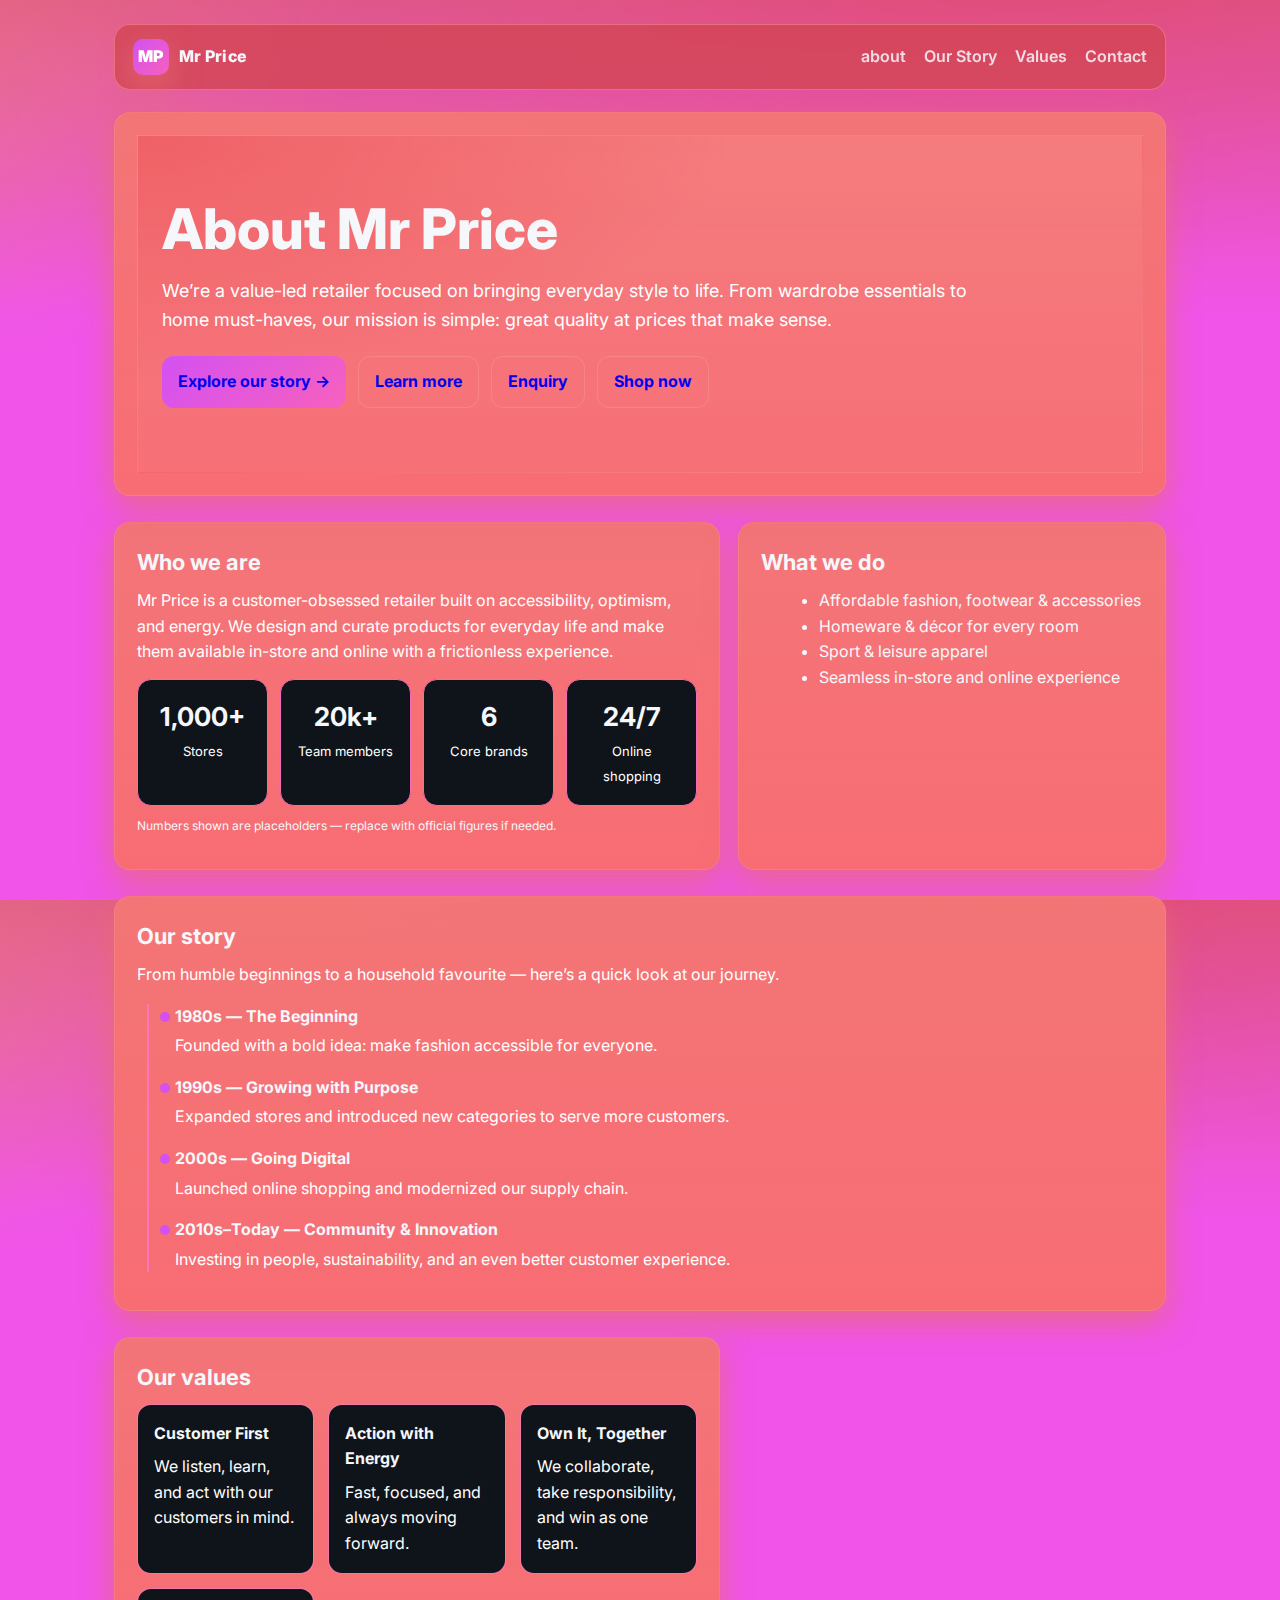
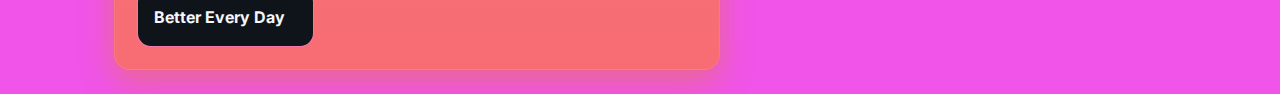
<file: HTML/index.html>
<!DOCTYPE html>
<html lang="en">
<head>
  <meta charset="utf-8" />
  <meta name="viewport" content="width=device-width, initial-scale=1" />
  <title>About | Mr Price</title>
  <meta name="description" content="About Mr Price — who we are, what we do, and how we serve our customers." />
  <link rel="preconnect" href="https://fonts.googleapis.com">
  <link rel="preconnect" href="https://fonts.gstatic.com" crossorigin>
  <link href="https://fonts.googleapis.com/css2?family=Inter:wght@400;600;700;800&display=swap" rel="stylesheet">
  <style>
    :root{
      --bg:#e62c14;
      --panel:#a53d2a;
      --muted:#ffffff;
      --text:#f5f7fb;
      --brand:#d351f3; /* Mr Price red vibe */
      --brand-700:#f760bd;
      --accent:#ffd54a;
      --ring: 0 0 0 8px rgb(226 28 42 / 10%);
      --radius: 16px;
      --shadow: 0 10px 30px rgba(231, 111, 111, 0.788);
    }
    *{box-sizing:border-box}
    html,body{height:100%}
    body{
      margin:0;
      font-family:Inter,system-ui,-apple-system,Segoe UI,Roboto,Arial,Helvetica,sans-serif;
      color:var(--text);
      background: radial-gradient(1200px 600px at 80% -10%, rgba(226,28,42,.20), transparent 60%),
                  radial-gradient(900px 500px at -10% 10%, rgba(255,213,74,.18), transparent 55%),
                  linear-gradient(180deg, #e0578c, #f054e8 35%);
      line-height:1.6;
    }

    /* Layout */
    .wrapper{max-width:1100px;margin:0 auto;padding:24px}
    header.nav{
      display:flex;align-items:center;justify-content:space-between;gap:16px;
      padding:14px 18px; background:rgba(211, 70, 88, 0.87); border:1px solid rgba(241, 146, 146, 0.582);
      backdrop-filter: blur(6px);
      position: sticky; top: 0; z-index: 30; border-radius: var(--radius);
    }
    .brand{display:flex;align-items:center;font-weight:800;letter-spacing:.3px}
    .logo{
      width:36px;height:36px;border-radius:10px;display:grid;place-items:center;
      background: linear-gradient(135deg,var(--brand),var(--brand-700));
      margin-right:10px; box-shadow: var(--shadow);
      color:white;font-weight:900
    }
    nav ul{list-style:none;display:flex;gap:18px;margin:0;padding:0}
    nav a{color:var(--text);text-decoration:none;font-weight:600;opacity:.85}
    nav a:hover{opacity:1}

    .hero{margin:22px 0 10px; border-radius:24px; overflow:hidden; position:relative;}
    .hero-inner{padding:64px 24px; background:
      radial-gradient(1000px 400px at 0% 0%, rgba(226,28,42,.28), transparent 60%),
      linear-gradient(180deg, rgba(255,255,255,.05), rgba(255,255,255,.02));
      border:1px solid rgba(255,255,255,.08);
    }
    .hero h1{font-size:clamp(32px,5vw,56px);line-height:1.05;margin:0 0 12px;font-weight:800}
    .hero p{max-width:820px;color:var(--muted);font-size:clamp(16px,2.3vw,18px)}
    .cta-row{display:flex;gap:12px;margin-top:22px;flex-wrap:wrap}
    .btn{
      display:inline-flex;align-items:center;gap:10px;padding:12px 16px;border-radius:12px;
      border:1px solid rgba(255,255,255,.12); text-decoration:none; font-weight:700;
    }
    .btn.primary{background:linear-gradient(135deg,var(--brand),var(--brand-700));border:none}
    .btn:hover{box-shadow:var(--ring)}

    /* Panels */
    .grid{display:grid;grid-template-columns:repeat(12,1fr);gap:18px;margin-top:26px}
    .panel{background:linear-gradient(180deg, rgba(243, 118, 118, 0.979), rgba(247, 110, 110, 0.959));
      border:1px solid rgba(255,255,255,.08); border-radius:var(--radius); padding:22px; box-shadow: var(--shadow)}

    .split{grid-column:span 12}
    .left{grid-column:span 7}
    .right{grid-column:span 5}
    @media (max-width:900px){.left,.right{grid-column:span 12}}

    h2.section{font-size:22px;margin:0 0 8px}
    p.muted{color:var(--muted);margin:0 0 14px}

    /* Stats */
    .stats{display:grid;grid-template-columns:repeat(4,1fr);gap:12px}
    .stat{padding:16px;border-radius:14px;background:#0f141a;border:1px solid rgb(245, 106, 183);text-align:center}
    .stat strong{display:block;font-size:26px}
    .stat span{color:var(--muted);font-size:13px}
    @media (max-width:800px){.stats{grid-template-columns:repeat(2,1fr)}}

    /* Timeline */
    .timeline{position:relative;margin-top:6px;padding-left:24px}
    .timeline:before{content:"";position:absolute;left:10px;top:0;bottom:0;width:2px;background:rgba(255, 117, 186, 0.979)}
    .tl-item{position:relative;margin:16px 0;padding-left:14px}
    .tl-item:before{content:"";position:absolute;left:-1px;top:8px;width:10px;height:10px;border-radius:50%;background:var(--brand)}
    .tl-item h4{margin:0 0 4px}
    .tl-item p{margin:0;color:var(--muted)}

    /* Values */
    .values{display:grid;grid-template-columns:repeat(3,1fr);gap:14px}
    .value{padding:16px;border-radius:14px;background:#0f141a;border:1px solid rgba(248, 124, 172, 0.973)}
    .value b{font-size:16px}
    .value p{margin:8px 0 0;color:var(--muted)}
    @media (max-width:900px){.values{grid-template-columns:1fr}}

    /* Brands */
    .brands{display:flex;gap:14px;flex-wrap:wrap;align-items:center}
    .brand-pill{padding:10px 14px;border-radius:999px;background:#0f141a;border:1px solid rgba(243, 122, 179, 0.959);font-weight:700}

    /* FAQ */
    details{background:#0f141a;border:1px solid rgba(250, 116, 160, 0.993);border-radius:12px;padding:12px}
    summary{cursor:pointer;font-weight:700}
    details p{color:var(--muted)}

    /* Footer */
    footer{margin:30px 0 10px;text-align:center;color:var(--muted)}
    .tiny{font-size:12px}
  </style>
</head>
<body>
  <div class="wrapper">
    <header class="nav">
      <div class="brand"><div class="logo">MP</div> Mr Price</div>
      <nav aria-label="Main">
        <ul>
          <li><a href="#about">about
          <li><a href="#story">Our Story</a></li>
          <li><a href="#values">Values</a></li>
          <li><a href="contact.html">Contact</a></li>
        </ul>
      </nav>
    </header>

    <section class="hero panel" id="about" aria-labelledby="hero-title">
      <div class="hero-inner">
        <h1 id="hero-title">About Mr Price</h1>
        <p>
          We’re a value-led retailer focused on bringing everyday style to life. From wardrobe essentials to home must-haves, our mission is simple: great quality at prices that make sense.
        </p>
        <div class="cta-row">
          <a class="btn primary" href="#story">Explore our story →</a>
          <a class="btn" href="about.html">Learn more</a>
          <a class="btn" href="enquiry.html">Enquiry</a>
          <a class="btn" href="product.html">Shop now</a>
        </div>
      </div>
    </section>

    <section class="grid">
      <div class="left panel">
        <h2 class="section">Who we are</h2>
        <p class="muted">
          Mr Price is a customer-obsessed retailer built on accessibility, optimism, and energy. We design and curate products for everyday life and make them available in-store and online with a frictionless experience.
        </p>
        <div class="stats" aria-label="Key figures (example placeholders)">
          <div class="stat"><strong>1,000+</strong><span>Stores</span></div>
          <div class="stat"><strong>20k+</strong><span>Team members</span></div>
          <div class="stat"><strong>6</strong><span>Core brands</span></div>
          <div class="stat"><strong>24/7</strong><span>Online shopping</span></div>
        </div>
        <p class="tiny" style="margin-top:10px">Numbers shown are placeholders — replace with official figures if needed.</p>
      </div>
      <aside class="right panel">
        <h2 class="section">What we do</h2>
        <ul style="margin:0 0 0 18px">
          <li>Affordable fashion, footwear & accessories</li>
          <li>Homeware & décor for every room</li>
          <li>Sport & leisure apparel</li>
          <li>Seamless in-store and online experience</li>
        </ul>
      </aside>
    </section>

    <section class="grid" id="story">
      <div class="split panel">
        <h2 class="section">Our story</h2>
        <p class="muted">From humble beginnings to a household favourite — here’s a quick look at our journey.</p>
        <div class="timeline" aria-label="Timeline (years are placeholders)">
          <div class="tl-item">
            <h4>1980s — The Beginning</h4>
            <p>Founded with a bold idea: make fashion accessible for everyone.</p>
          </div>
          <div class="tl-item">
            <h4>1990s — Growing with Purpose</h4>
            <p>Expanded stores and introduced new categories to serve more customers.</p>
          </div>
          <div class="tl-item">
            <h4>2000s — Going Digital</h4>
            <p>Launched online shopping and modernized our supply chain.</p>
          </div>
          <div class="tl-item">
            <h4>2010s–Today — Community & Innovation</h4>
            <p>Investing in people, sustainability, and an even better customer experience.</p>
          </div>
        </div>
      </div>
    </section>

    <section class="grid" id="values">
      <div class="left panel">
        <h2 class="section">Our values</h2>
        <div class="values">
          <div class="value"><b> Customer First</b><p>We listen, learn, and act with our customers in mind.</p></div>
          <div class="value"><b> Action with Energy</b><p>Fast, focused, and always moving forward.</p></div>
          <div class="value"><b> Own It, Together</b><p>We collaborate, take responsibility, and win as one team.</p></div>
          <div class="value"><b> Better Every Day</b
</file>
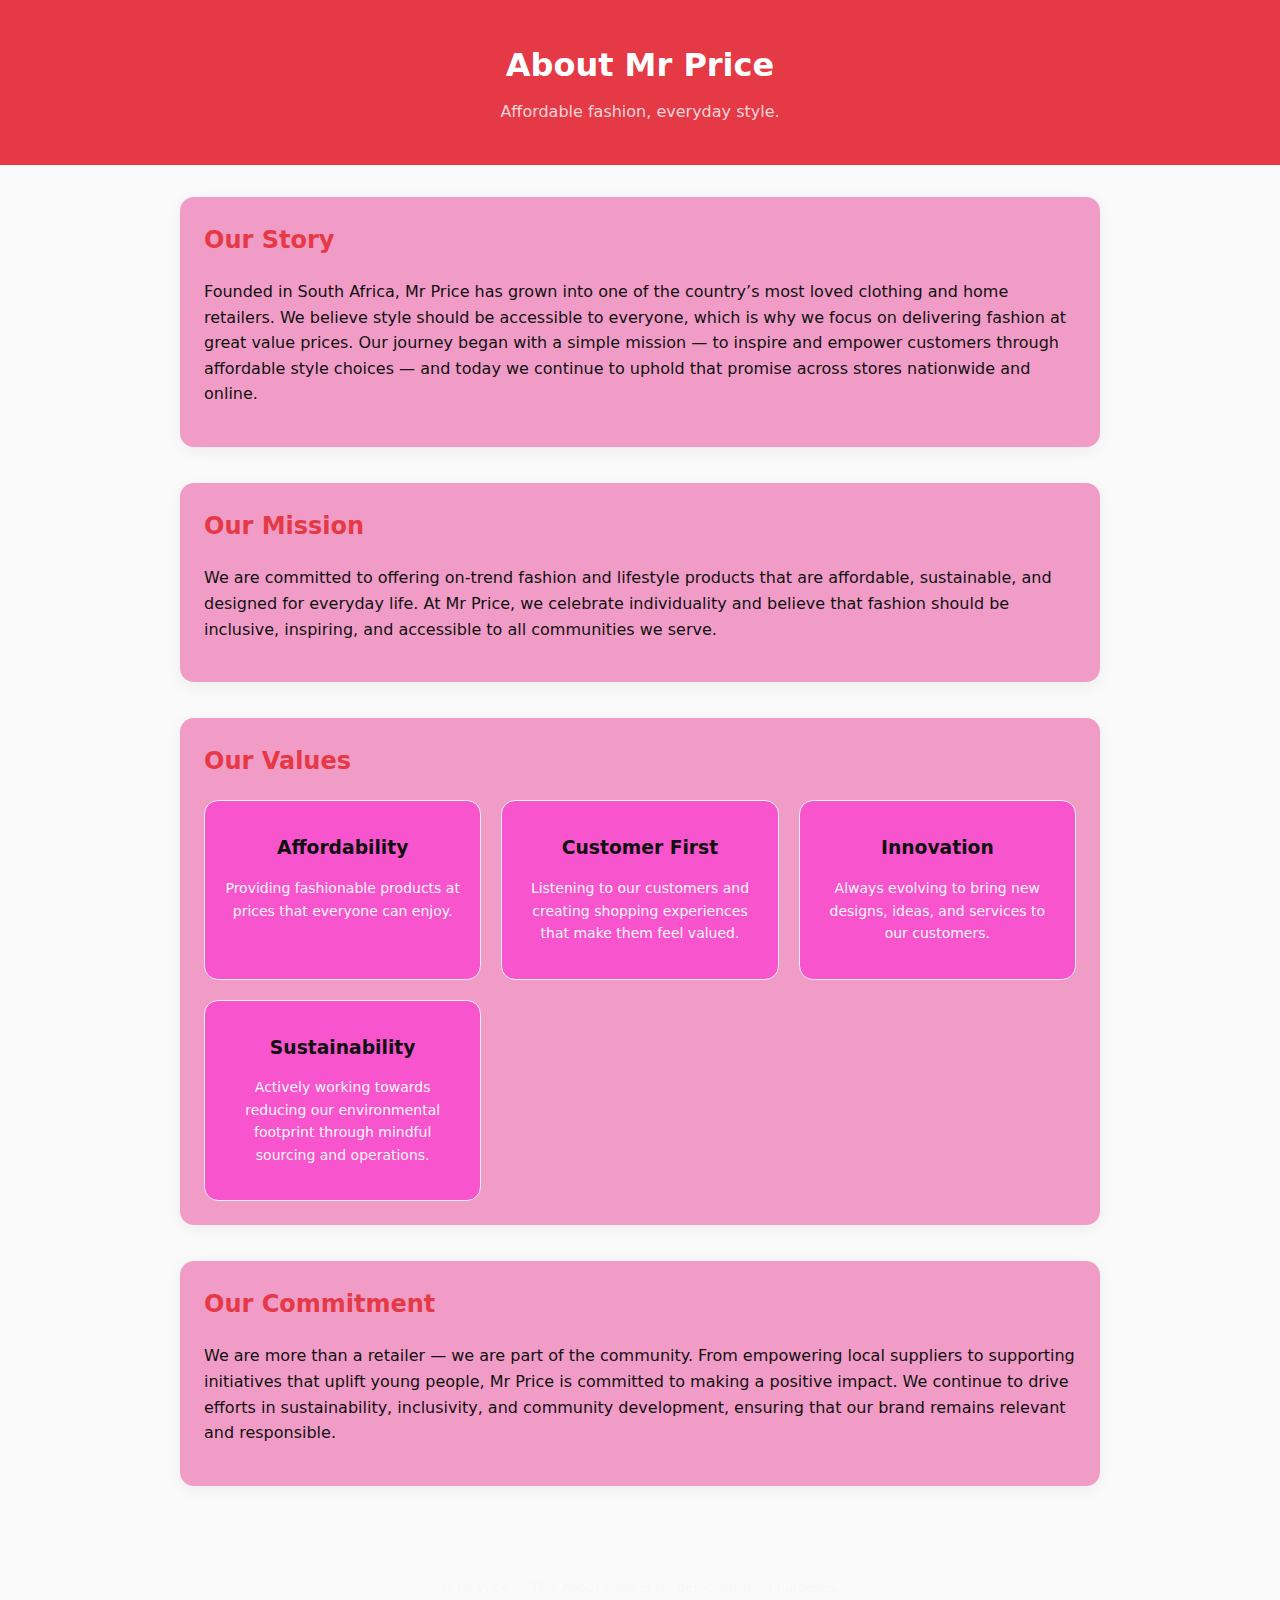
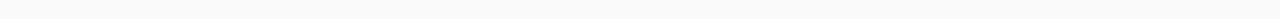
<file: HTML/about.html>
<!doctype html>
<html lang="en">
<head>
  <meta charset="utf-8">
  <meta name="viewport" content="width=device-width,initial-scale=1">
  <title>About Us — Mr Price</title>
  <meta name="description" content="Learn more about Mr Price — our story, mission, values, and commitment to customers.">
  <style>
    :root{--brand:#e63946;--muted:#f6f7f8;--radius:14px;font-family:Inter,system-ui,Segoe UI,Roboto,Arial}
    *{box-sizing:border-box}
    body{margin:0;background:#fafafa;color:#111;line-height:1.6}
    header{background:var(--brand);color:#fff;padding:40px 20px;text-align:center}
    header h1{margin:0;font-size:32px}
    header p{margin:8px 0 0;font-size:16px;color:#fcd5d8}
    main{max-width:960px;margin:0 auto;padding:32px 20px;display:grid;gap:36px}
    section{background:#f19cc7;border-radius:var(--radius);padding:24px;box-shadow:0 4px 16px rgba(0,0,0,0.06)}
    h2{margin-top:0;color:var(--brand)}
    .grid{display:grid;grid-template-columns:repeat(auto-fit,minmax(260px,1fr));gap:20px}
    .card{background:#f754ce;padding:20px;border-radius:var(--radius);border:1px solid #f1f1f1;text-align:center}
    .card h3{margin:12px 0 6px;color:#111}
    .card p{font-size:14px;color:var(--muted)}
    footer{text-align:center;margin-top:40px;padding:20px;color:var(--muted);font-size:13px}
  </style>
</head>
<body>
  <header>
    <h1>About Mr Price</h1>
    <p>Affordable fashion, everyday style.</p>
  </header>

  <main>
    <section>
      <h2>Our Story</h2>
      <p>Founded in South Africa, Mr Price has grown into one of the country’s most loved clothing and home retailers. We believe style should be accessible to everyone, which is why we focus on delivering fashion at great value prices. Our journey began with a simple mission — to inspire and empower customers through affordable style choices — and today we continue to uphold that promise across stores nationwide and online.</p>
    </section>

    <section>
      <h2>Our Mission</h2>
      <p>We are committed to offering on-trend fashion and lifestyle products that are affordable, sustainable, and designed for everyday life. At Mr Price, we celebrate individuality and believe that fashion should be inclusive, inspiring, and accessible to all communities we serve.</p>
    </section>

    <section>
      <h2>Our Values</h2>
      <div class="grid">
        <div class="card">
          <h3>Affordability</h3>
          <p>Providing fashionable products at prices that everyone can enjoy.</p>
        </div>
        <div class="card">
          <h3>Customer First</h3>
          <p>Listening to our customers and creating shopping experiences that make them feel valued.</p>
        </div>
        <div class="card">
          <h3>Innovation</h3>
          <p>Always evolving to bring new designs, ideas, and services to our customers.</p>
        </div>
        <div class="card">
          <h3>Sustainability</h3>
          <p>Actively working towards reducing our environmental footprint through mindful sourcing and operations.</p>
        </div>
      </div>
    </section>

    <section>
      <h2>Our Commitment</h2>
      <p>We are more than a retailer — we are part of the community. From empowering local suppliers to supporting initiatives that uplift young people, Mr Price is committed to making a positive impact. We continue to drive efforts in sustainability, inclusivity, and community development, ensuring that our brand remains relevant and responsible.</p>
    </section>
  </main>

  <footer>
    © Mr Price — This About page is for demonstration purposes.
  </footer>
</body>
</html>
</file>
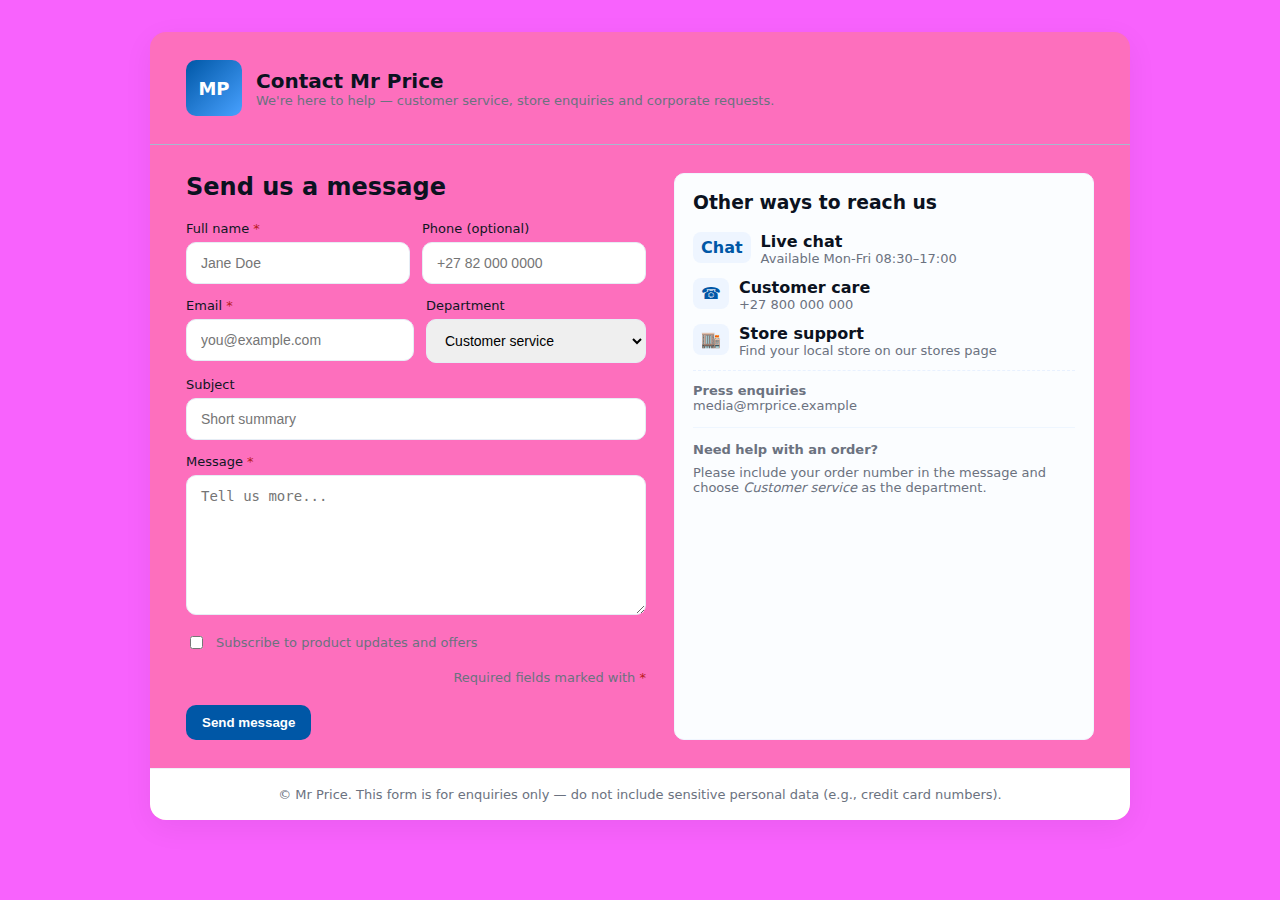
<file: HTML/contact.html>
<!doctype html>
<html lang="en">
<head>
  <meta charset="utf-8">
  <meta name="viewport" content="width=device-width,initial-scale=1">
  <title>Contact — Mr Price</title>
  <meta name="description" content="Contact Mr Price — customer support, store enquiries, and corporate requests.">
  <style>
    :root{
      --brand:#0057a6; /* Mr Price-ish blue (adjust as needed) */
      --muted:#6b7280;
      --radius:12px;
      --max-width:980px;
      font-family:Inter, ui-sans-serif, system-ui, -apple-system, 'Segoe UI', Roboto, 'Helvetica Neue', Arial;
    }
    *{box-sizing:border-box}
    body{margin:0;background:#f862fd;color:#0b1220;display:flex;align-items:center;justify-content:center;padding:32px}
    .card{width:100%;max-width:var(--max-width);background:#fd6fbd;border-radius:16px;box-shadow:0 8px 30px rgba(9,20,40,0.06);overflow:hidden}
    header{display:flex;align-items:center;gap:20px;padding:28px 36px;border-bottom:1px solid #a6b9cf}
    .logo{display:flex;align-items:center;gap:14px}
    .logo .mark{width:56px;height:56px;background:linear-gradient(135deg,var(--brand),#48a1ff);border-radius:10px;display:flex;align-items:center;justify-content:center;color:white;font-weight:700;font-size:18px}
    header h1{font-size:20px;margin:0}
    header p{margin:0;color:var(--muted);font-size:13px}
    .content{display:grid;grid-template-columns:1fr 420px;gap:28px;padding:28px 36px}
    @media (max-width:900px){.content{grid-template-columns:1fr;padding:20px}.aside{order:2}.main{order:1}}

    form{display:flex;flex-direction:column;gap:14px}
    .row{display:flex;gap:12px}
    .col{flex:1}

    label{display:block;font-size:13px;margin-bottom:6px;color:#0f1724}
    input[type=text], input[type=email], input[type=tel], select, textarea{width:100%;padding:12px 14px;border:1px solid #e6edf5;border-radius:10px;font-size:14px}
    textarea{min-height:140px;resize:vertical}
    .muted{font-size:13px;color:var(--muted)}

    .actions{display:flex;align-items:center;gap:12px;margin-top:6px}
    button{background:var(--brand);color:white;padding:10px 16px;border:none;border-radius:10px;cursor:pointer;font-weight:600}
    button:disabled{opacity:0.6;cursor:not-allowed}

    .aside{background:#fbfdff;padding:18px;border-radius:10px;border:1px solid #f0f6ff}
    .contact-card{display:flex;flex-direction:column;gap:12px}
    .contact-item{display:flex;gap:10px;align-items:flex-start}
    .kbd{background:#eef5ff;border-radius:8px;padding:6px 8px;font-weight:600;color:var(--brand)}

    .error{color:#b91c1c;font-size:13px}
    .success{color:#065f46;font-size:14px;font-weight:600}

    footer{padding:18px 36px;background:#fff;border-top:1px solid #eef2f7;text-align:center;font-size:13px;color:var(--muted)}

    /* small helper for required */
    .required::after{content:' *';color:#b91c1c}

  </style>
</head>
<body>
  <div class="card" role="region" aria-label="Contact Mr Price">
    <header>
      <div class="logo">
        <div class="mark" aria-hidden>MP</div>
        <div>
          <h1>Contact Mr Price</h1>
          <p>We're here to help — customer service, store enquiries and corporate requests.</p>
        </div>
      </div>
    </header>

    <main class="content">
      <section class="main" aria-labelledby="contact-heading">
        <h2 id="contact-heading" style="margin-top:0">Send us a message</h2>

        <form id="contactForm" novalidate>

          <div class="row">
            <div class="col">
              <label for="name" class="required">Full name</label>
              <input id="name" name="name" type="text" autocomplete="name" required placeholder="Jane Doe">
              <div class="error" id="err-name" aria-live="polite"></div>
            </div>
            <div class="col">
              <label for="phone">Phone (optional)</label>
              <input id="phone" name="phone" type="tel" autocomplete="tel" placeholder="+27 82 000 0000">
              <div class="error" id="err-phone"></div>
            </div>
          </div>

          <div class="row">
            <div class="col">
              <label for="email" class="required">Email</label>
              <input id="email" name="email" type="email" autocomplete="email" required placeholder="you@example.com">
              <div class="error" id="err-email" aria-live="polite"></div>
            </div>
            <div style="width:220px">
              <label for="department">Department</label>
              <select id="department" name="department">
                <option value="customer">Customer service</option>
                <option value="stores">Stores & inventory</option>
                <option value="corporate">Corporate enquiries</option>
                <option value="press">Media & press</option>
              </select>
            </div>
          </div>

          <div>
            <label for="subject">Subject</label>
            <input id="subject" name="subject" type="text" placeholder="Short summary">
          </div>

          <div>
            <label for="message" class="required">Message</label>
            <textarea id="message" name="message" required placeholder="Tell us more..."></textarea>
            <div class="error" id="err-message" aria-live="polite"></div>
          </div>

          <!-- Honeypot to block bots (hidden from users) -->
          <div style="display:none" aria-hidden>
            <label for="website">Website</label>
            <input id="website" name="website" type="text" autocomplete="off" tabindex="-1">
          </div>

          <div style="display:flex;align-items:center;gap:12px;flex-wrap:wrap;">
            <label style="display:flex;align-items:center;gap:10px">
              <input id="subscribe" name="subscribe" type="checkbox">
              <span class="muted">Subscribe to product updates and offers</span>
            </label>
            <div style="margin-left:auto;font-size:13px;color:var(--muted)">Required fields marked with <span class="required" aria-hidden></span></div>
          </div>

          <div class="actions">
            <button type="submit" id="submitBtn">Send message</button>
            <div id="formStatus" role="status" aria-live="polite"></div>
          </div>

        </form>

        <script>
          (function(){
            const form = document.getElementById('contactForm');
            const submitBtn = document.getElementById('submitBtn');
            const statusEl = document.getElementById('formStatus');

            function showError(id, message){
              const el = document.getElementById(id);
              el.textContent = message || '';
            }

            function validate(){
              let ok = true;
              const name = form.name.value.trim();
              const email = form.email.value.trim();
              const message = form.message.value.trim();
              const website = form.website.value.trim(); // honeypot

              showError('err-name',''); showError('err-email',''); showError('err-message',''); showError('err-phone','');

              if(website){ // bot detected
                ok = false;
              }

              if(!name){ showError('err-name','Please enter your full name.'); ok = false }
              if(!email){ showError('err-email','Please enter your email.'); ok = false }
              else if(!/^\S+@\S+\.\S+$/.test(email)){ showError('err-email','Please enter a valid email address.'); ok = false }
              if(!message || message.length < 10){ showError('err-message','Please include a message (at least 10 characters).'); ok = false }

              return ok;
            }

            async function handleSubmit(e){
              e.preventDefault();
              statusEl.textContent='';

              if(!validate()) return;

              submitBtn.disabled = true;
              submitBtn.textContent = 'Sending...';

              // Replace the URL below with your server endpoint that will process the contact request.
              const endpoint = '/api/contact';

              const payload = {
                name: form.name.value.trim(),
                email: form.email.value.trim(),
                phone: form.phone.value.trim(),
                department: form.department.value,
                subject: form.subject.value.trim(),
                message: form.message.value.trim(),
                subscribe: !!form.subscribe.checked
              };

              try{
                // Example using fetch. Your server should return JSON with `{ok: true}` on success.
                const res = await fetch(endpoint, {
                  method: 'POST',
                  headers: {'Content-Type':'application/json'},
                  body: JSON.stringify(payload)
                });

                if(!res.ok) throw new Error('Network error');
                const json = await res.json();
                if(json && json.ok){
                  statusEl.innerHTML = '<span class="success">Thanks — your message has been sent. We will respond within 48 hours.</span>';
                  form.reset();
                } else {
                  throw new Error((json && json.error) || 'Unknown server error');
                }
              }catch(err){
                statusEl.innerHTML = '<span class="error">Sorry — we could not send your message. Please try again or email support@mrprice.example</span>';
                console.error(err);
              } finally{
                submitBtn.disabled = false;
                submitBtn.textContent = 'Send message';
              }
            }

            form.addEventListener('submit', handleSubmit);

            // Small enhancement: client-side auto-save to localStorage (optional)
            const autosaveKey = 'mrprice_contact_draft_v1';
            ['name','email','phone','subject','message'].forEach(id => {
              const el = document.getElementById(id);
              el && el.addEventListener('input', ()=>{
                const draft = {name:form.name.value, email:form.email.value, phone:form.phone.value, subject:form.subject.value, message:form.message.value};
                try{ localStorage.setItem(autosaveKey, JSON.stringify(draft)) }catch(e){}
              });
            });
            // restore
            try{ const d = JSON.parse(localStorage.getItem(autosaveKey) || '{}'); if(d){ form.name.value=d.name||''; form.email.value=d.email||''; form.phone.value=d.phone||''; form.subject.value=d.subject||''; form.message.value=d.message||''; }}catch(e){}

          })();
        </script>

      </section>

      <aside class="aside" aria-labelledby="help-heading">
        <h3 id="help-heading" style="margin-top:0">Other ways to reach us</h3>
        <div class="contact-card">
          <div class="contact-item"><div class="kbd">Chat</div><div><strong>Live chat</strong><div class="muted">Available Mon-Fri 08:30–17:00</div></div></div>
          <div class="contact-item"><div class="kbd">☎</div><div><strong>Customer care</strong><div class="muted">+27 800 000 000</div></div></div>
          <div class="contact-item"><div class="kbd">🏬</div><div><strong>Store support</strong><div class="muted">Find your local store on our stores page</div></div></div>
          <div style="border-top:1px dashed #e8f1ff;padding-top:12px;font-size:13px;color:var(--muted)">
            <strong>Press enquiries</strong>
            <div class="muted">media@mrprice.example</div>
          </div>
        </div>

        <hr style="border:none;border-top:1px solid #eef6ff;margin:14px 0">
        <div style="font-size:13px;color:var(--muted)">
          <strong>Need help with an order?</strong>
          <p style="margin:8px 0 0">Please include your order number in the message and choose <em>Customer service</em> as the department.</p>
        </div>
      </aside>
    </main>

    <footer>
      © Mr Price. This form is for enquiries only — do not include sensitive personal data (e.g., credit card numbers).
    </footer>
  </div>
</body>
</html>
</file>
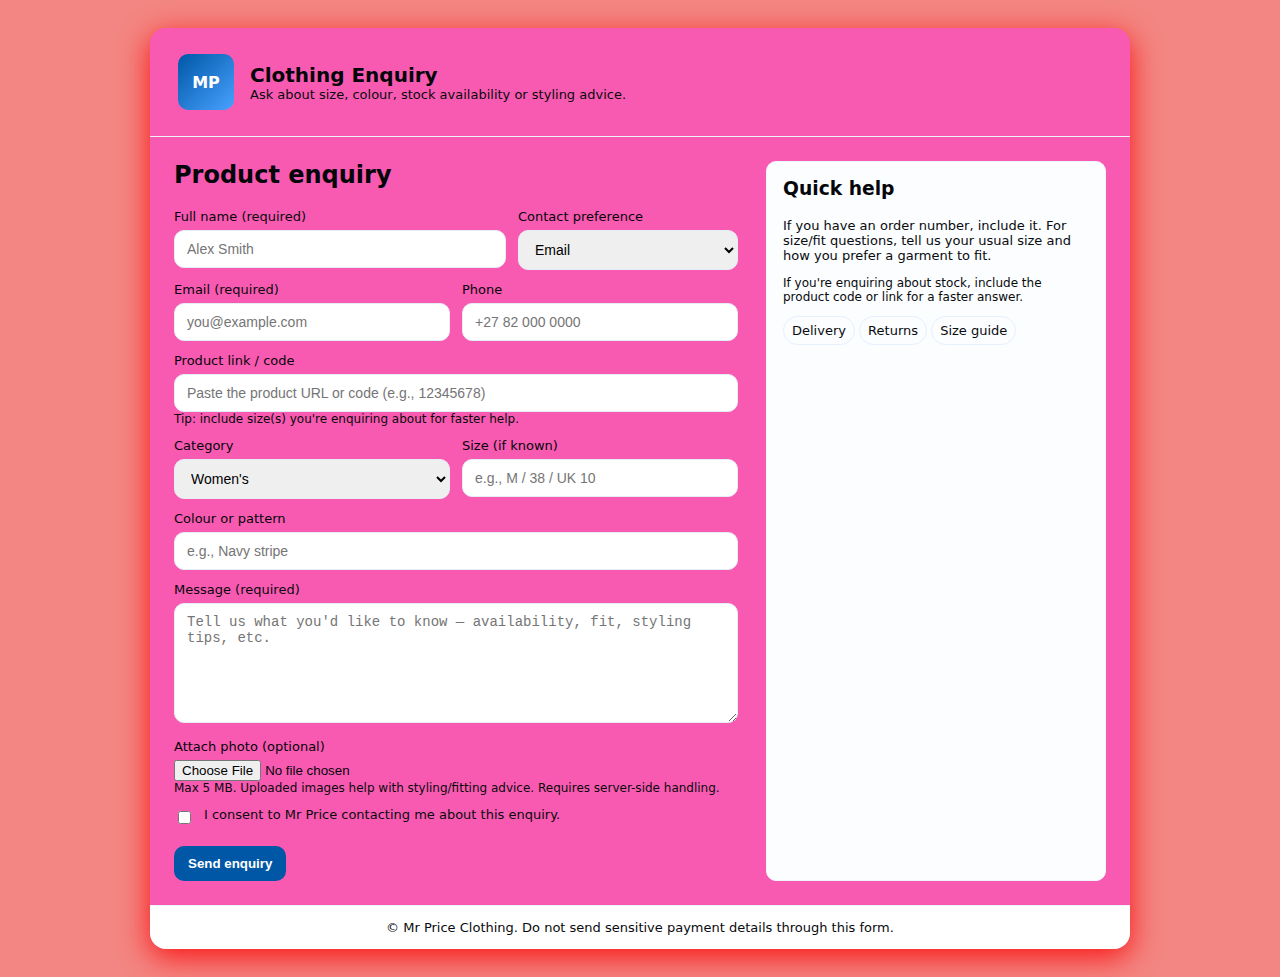
<file: HTML/enquiry.html>
<!doctype html>
<html lang="en">
<head>
  <meta charset="utf-8">
  <meta name="viewport" content="width=device-width,initial-scale=1">
  <title>Clothing Enquiry — Mr Price</title>
  <meta name="description" content="Product enquiry form for Mr Price Clothing — ask about sizes, colours, stock, or style advice.">
  <style>
    :root{--brand:#0057a6;--muted:#090b0e;--radius:12px;font-family:Inter,system-ui,Segoe UI,Roboto,Arial}
    *{box-sizing:border-box}
    body{margin:0;background:#f38682;color:#04060a;display:flex;align-items:center;justify-content:center;padding:28px}
    .wrap{width:100%;max-width:980px}
    .card{background:#f85ab1;border-radius:16px;box-shadow:0 8px 30px rgba(250, 11, 11, 0.932);overflow:hidden}
    header{padding:26px 28px;border-bottom:1px solid #eef3fa;display:flex;gap:16px;align-items:center}
    .badge{width:56px;height:56px;border-radius:10px;background:linear-gradient(135deg,var(--brand),#48a1ff);display:flex;align-items:center;justify-content:center;color:white;font-weight:700}
    header h1{margin:0;font-size:20px}
    header p{margin:0;color:var(--muted);font-size:13px}

    .content{display:grid;grid-template-columns:1fr 340px;gap:28px;padding:24px}
    @media (max-width:920px){.content{grid-template-columns:1fr;padding:18px}.aside{order:2}.main{order:1}}

    form{display:flex;flex-direction:column;gap:12px}
    label{display:block;font-size:13px;margin-bottom:6px}
    input[type=text], input[type=email], input[type=tel], select, textarea{width:100%;padding:10px 12px;border:1px solid #e6edf5;border-radius:10px;font-size:14px}
    textarea{min-height:120px}
    .row{display:flex;gap:12px}
    .col{flex:1}
    .muted{color:var(--muted);font-size:13px}
    .hint{font-size:12px;color:#080a0c}
    .actions{display:flex;gap:12px;align-items:center;margin-top:6px}
    button{background:var(--brand);color:#fff;border:none;padding:10px 14px;border-radius:10px;cursor:pointer;font-weight:600}

    .aside{background:#fbfdff;padding:16px;border-radius:10px;border:1px solid #f0f6ff}
    .info{font-size:13px;color:var(--muted)}
    .chip{display:inline-block;padding:6px 8px;border-radius:999px;border:1px solid #e6f0ff;font-size:13px}

    footer{padding:14px 20px;background:#fff;border-top:1px solid #eef3fa;text-align:center;color:var(--muted);font-size:13px}

  </style>
</head>
<body>
  <div class="wrap">
    <div class="card" role="region" aria-label="Mr Price Clothing Enquiry Form">
      <header>
        <div class="badge">MP</div>
        <div>
          <h1>Clothing Enquiry</h1>
          <p>Ask about size, colour, stock availability or styling advice.</p>
        </div>
      </header>

      <main class="content">
        <section class="main" aria-labelledby="enquiry-heading">
          <h2 id="enquiry-heading" style="margin-top:0">Product enquiry</h2>

          <form id="enquiryForm" novalidate>

            <div class="row">
              <div class="col">
                <label for="name">Full name <span class="muted">(required)</span></label>
                <input id="name" name="name" type="text" autocomplete="name" required placeholder="Alex Smith">
              </div>
              <div style="width:220px">
                <label for="contactPref">Contact preference</label>
                <select id="contactPref" name="contactPref">
                  <option value="email">Email</option>
                  <option value="phone">Phone</option>
                </select>
              </div>
            </div>

            <div class="row">
              <div class="col">
                <label for="email">Email <span class="muted">(required)</span></label>
                <input id="email" name="email" type="email" autocomplete="email" required placeholder="you@example.com">
              </div>
              <div class="col">
                <label for="phone">Phone</label>
                <input id="phone" name="phone" type="tel" autocomplete="tel" placeholder="+27 82 000 0000">
              </div>
            </div>

            <div>
              <label for="productLink">Product link / code</label>
              <input id="productLink" name="productLink" type="text" placeholder="Paste the product URL or code (e.g., 12345678)">
              <div class="hint">Tip: include size(s) you're enquiring about for faster help.</div>
            </div>

            <div class="row">
              <div class="col">
                <label for="category">Category</label>
                <select id="category" name="category">
                  <option>Women's</option>
                  <option>Men's</option>
                  <option>Kids'</option>
                  <option>Accessories</option>
                </select>
              </div>
              <div class="col">
                <label for="size">Size (if known)</label>
                <input id="size" name="size" type="text" placeholder="e.g., M / 38 / UK 10">
              </div>
            </div>

            <div>
              <label for="colour">Colour or pattern</label>
              <input id="colour" name="colour" type="text" placeholder="e.g., Navy stripe">
            </div>

            <div>
              <label for="message">Message <span class="muted">(required)</span></label>
              <textarea id="message" name="message" required placeholder="Tell us what you'd like to know — availability, fit, styling tips, etc."></textarea>
            </div>

            <!-- optional photo upload: note requires server support -->
            <div>
              <label for="photo">Attach photo (optional)</label>
              <input id="photo" name="photo" type="file" accept="image/*">
              <div class="hint">Max 5 MB. Uploaded images help with styling/fitting advice. Requires server-side handling.</div>
            </div>

            <!-- simple consent -->
            <div style="display:flex;gap:10px;align-items:center">
              <input id="consent" name="consent" type="checkbox" required>
              <label for="consent" class="muted">I consent to Mr Price contacting me about this enquiry.</label>
            </div>

            <!-- honeypot -->
            <div style="display:none" aria-hidden>
              <label for="hp">Leave this field blank</label>
              <input id="hp" name="hp" type="text" tabindex="-1" autocomplete="off">
            </div>

            <div class="actions">
              <button type="submit" id="submitBtn">Send enquiry</button>
              <div id="status" role="status" aria-live="polite"></div>
            </div>

          </form>

          <script>
            (function(){
              const form = document.getElementById('enquiryForm');
              const submitBtn = document.getElementById('submitBtn');
              const status = document.getElementById('status');

              function validEmail(e){return /^\S+@\S+\.\S+$/.test(e)}

              function validate(){
                status.textContent='';
                const name = form.name.value.trim();
                const email = form.email.value.trim();
                const message = form.message.value.trim();
                const hp = form.hp.value.trim();

                if(hp) return {ok:false, msg:'bot'};
                if(!name) return {ok:false, msg:'Please enter your name.'};
                if(!email || !validEmail(email)) return {ok:false, msg:'Please provide a valid email.'};
                if(!message || message.length < 8) return {ok:false, msg:'Please include a message (8+ chars).'};
                if(!form.consent.checked) return {ok:false, msg:'Please give consent to be contacted.'};
                return {ok:true};
              }

              form.addEventListener('submit', async function(e){
                e.preventDefault();
                const v = validate();
                if(!v.ok){ status.innerHTML = '<span style="color:#b91c1c">'+(v.msg==='bot'? 'Bot detected.' : v.msg)+'</span>'; return }

                submitBtn.disabled = true; submitBtn.textContent='Sending...';

                const endpoint = '/api/clothing-enquiry'; // replace with real endpoint
                const data = new FormData();
                ['name','email','phone','productLink','category','size','colour','message'].forEach(k=>data.append(k, form[k].value||''));
                data.append('contactPref', form.contactPref.value);
                data.append('consent', form.consent.checked ? 'yes' : 'no');
                if(form.photo.files[0]) data.append('photo', form.photo.files[0]);

                try{
                  const res = await fetch(endpoint, {method:'POST', body: data});
                  if(!res.ok) throw new Error('Network');
                  const json = await res.json();
                  if(json && json.ok){
                    status.innerHTML = '<span style="color:#05603a;font-weight:600">Thanks — your enquiry has been submitted. We will respond within 48 hours.</span>';
                    form.reset();
                  } else {
                    throw new Error(json && json.error ? json.error : 'Server error');
                  }
                }catch(err){
                  console.error(err);
                  status.innerHTML = '<span style="color:#b91c1c">Could not submit enquiry — try again or email clothing@mrprice.example</span>';
                } finally{
                  submitBtn.disabled = false; submitBtn.textContent='Send enquiry';
                }

              });

            })();
          </script>

        </section>

        <aside class="aside" aria-labelledby="help">
          <h3 id="help" style="margin-top:0">Quick help</h3>
          <div class="info">
            <p>If you have an order number, include it. For size/fit questions, tell us your usual size and how you prefer a garment to fit.</p>
            <p class="hint">If you're enquiring about stock, include the product code or link for a faster answer.</p>
            <div style="margin-top:12px"><span class="chip">Delivery</span> <span class="chip">Returns</span> <span class="chip">Size guide</span></div>
          </div>
        </aside>
      </main>

      <footer>
        © Mr Price Clothing. Do not send sensitive payment details through this form.
      </footer>
    </div>
  </div>
</body>
</html>
</file>
